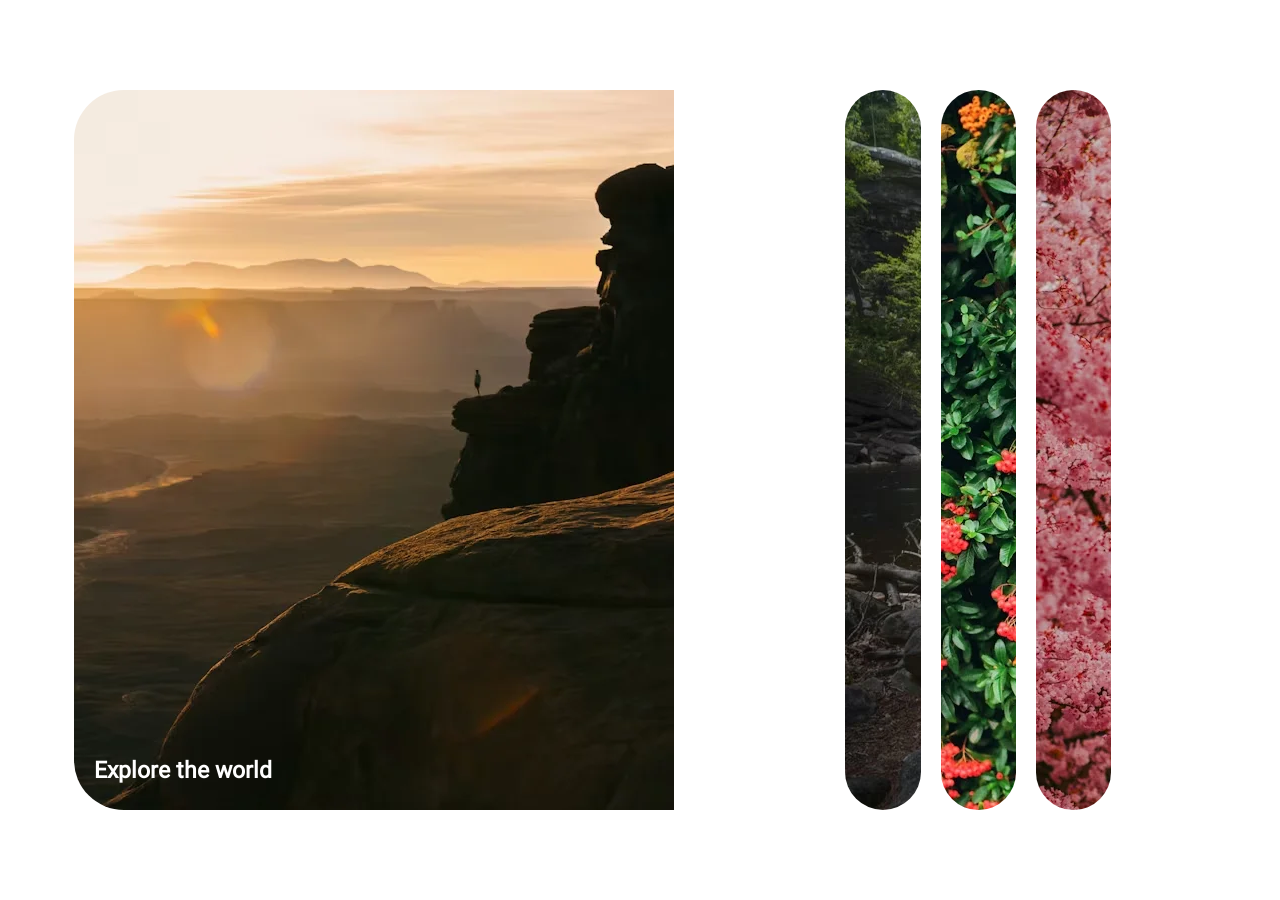
<file: index.html>
<!DOCTYPE html>
<html lang="en">
<head>
    <meta charset="UTF-8">
    <meta name="viewport" content="width=device-width, initial-scale=1.0">
    <link rel="stylesheet" href="./1project.css">
    <title>📝</title>
</head>
<body>
    
    <div class="contioner">
        <div class="panel active" style="background-image: url(./photo-1763793927066-e737cd50bd1a_18_11zon.webp);">
            <h3>Explore the world</h3>
        </div>
        <div class="panel" style="background-image: url(./photo-1762288910569-37bbc2d2d988_4_11zon.webp);">
            <h3>Explore the world</h3>
        </div>
        <div class="panel" style="background-image: url(./photo-1762423780504-bb663dd65a9d_6_11zon.webp);">
            <h3>Explore the world</h3>
        </div>
        <div class="panel" style="background-image: url(./photo-1763076705118-8c3c03fee057_13_11zon.webp);">
            <h3>Explore the world</h3>
        </div>
        <div class="panel" style="background-image: url();">
            <h3>Explore the world</h3>
        </div>
    </div>

    <script src="./1project.js"></script>
</body>
</html>
</file>
<file: 1project.css>
@font-face {
            font-family: Vazir;
            src: 
                url('./Vazir.woff') format('woff'),
                url('./Vazir.woff2') format('woff2');
        }
*{
    box-sizing: border-box;
}

body{
    font-family:'vazir';
    display: flex;
    align-items: center;
    justify-content: center;
    height: 100vh;
    overflow:hidden;
    margin: 0;
}
.contioner{
    display: flex;
    width: 90vw;

}
.panel{
    background-repeat: no-repeat;
    height: 80vh;
    border-radius: 50px;
    margin: 10px;
    color: white;
    cursor: pointer;
    flex: 0.5;
    position: relative;
    transition: flex 0.7s ease-in ;

}

.panel h3 {
    position: absolute;
    font-size:23px;
    bottom: 20px;
    left: 20px;
    margin: 0px;
    opacity: 0;
}

.panel.active{
    flex: 5;
}
.panel.active h3 {
    opacity: 1;
}

@media (max-width : 480px) {

    .panel:nth-of-type(4),
    .panel:nth-of-type(5){
        display: none;
    }
}
</file>
